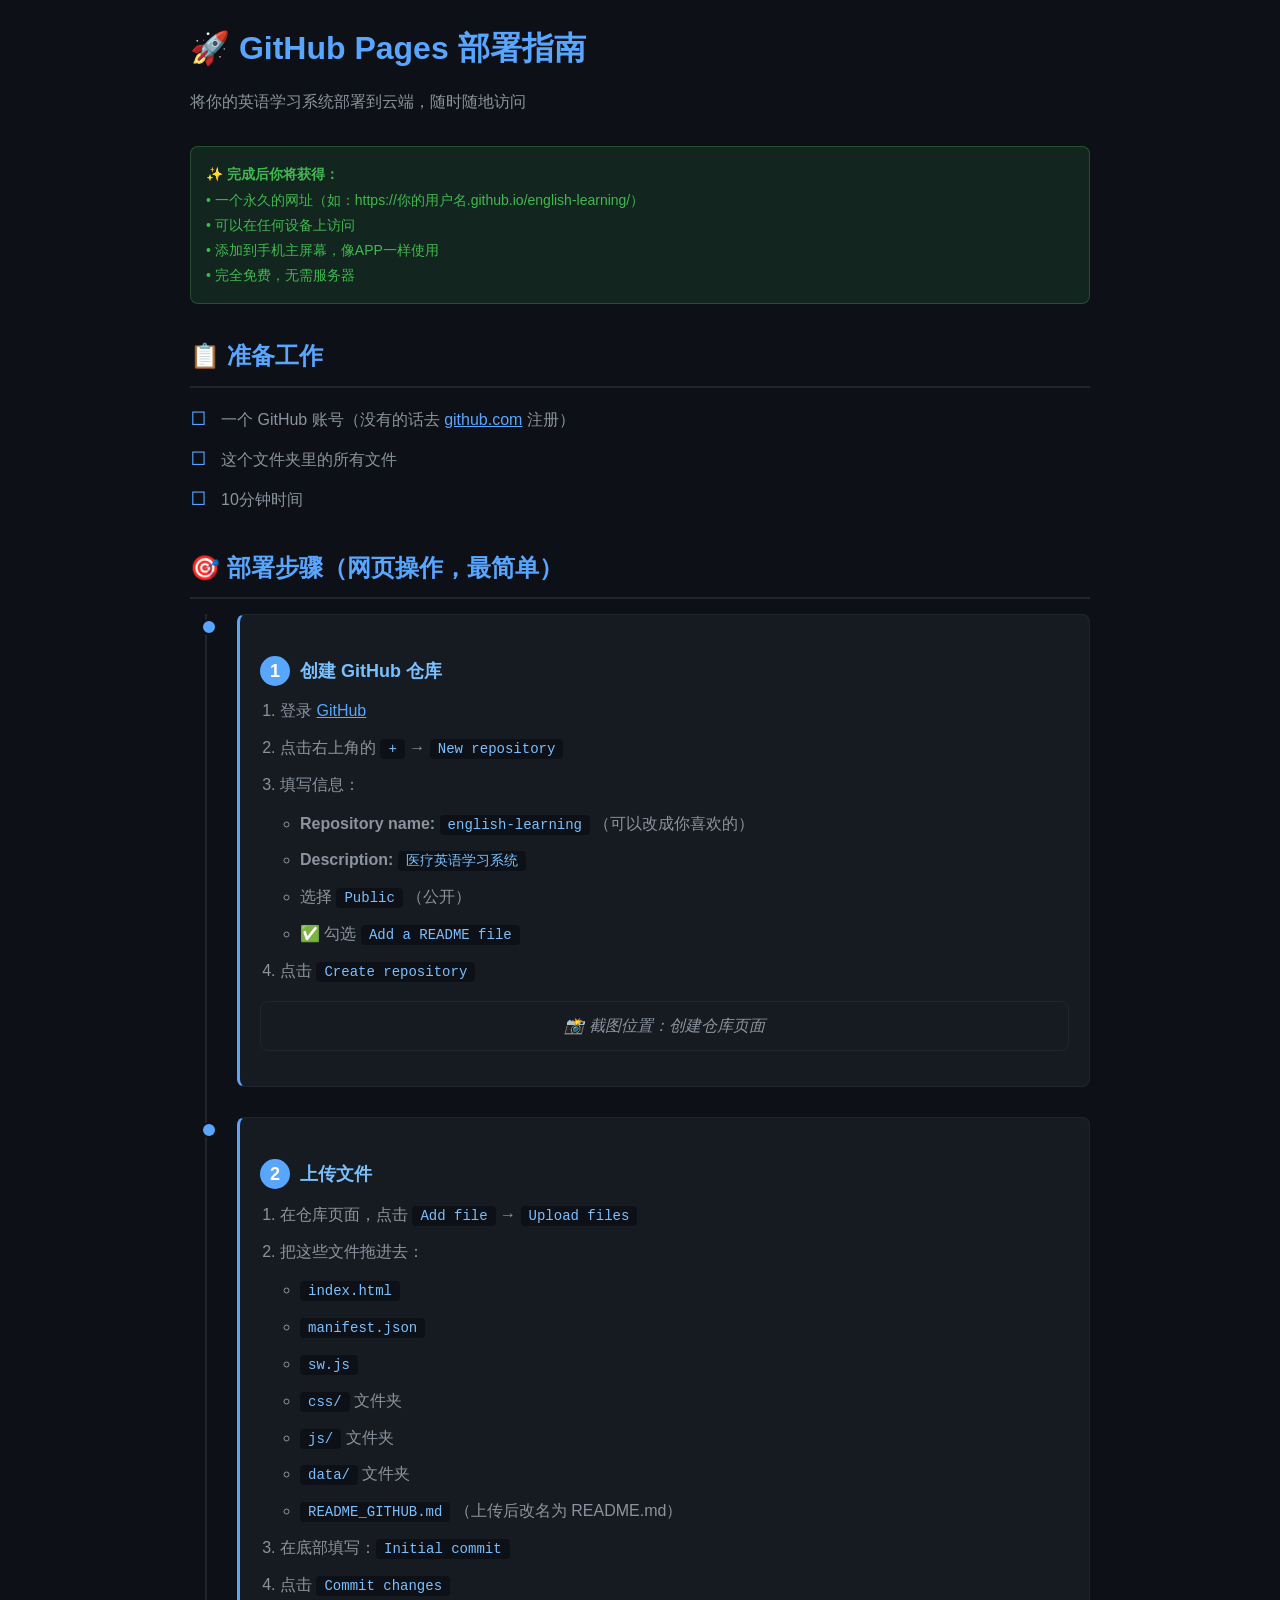
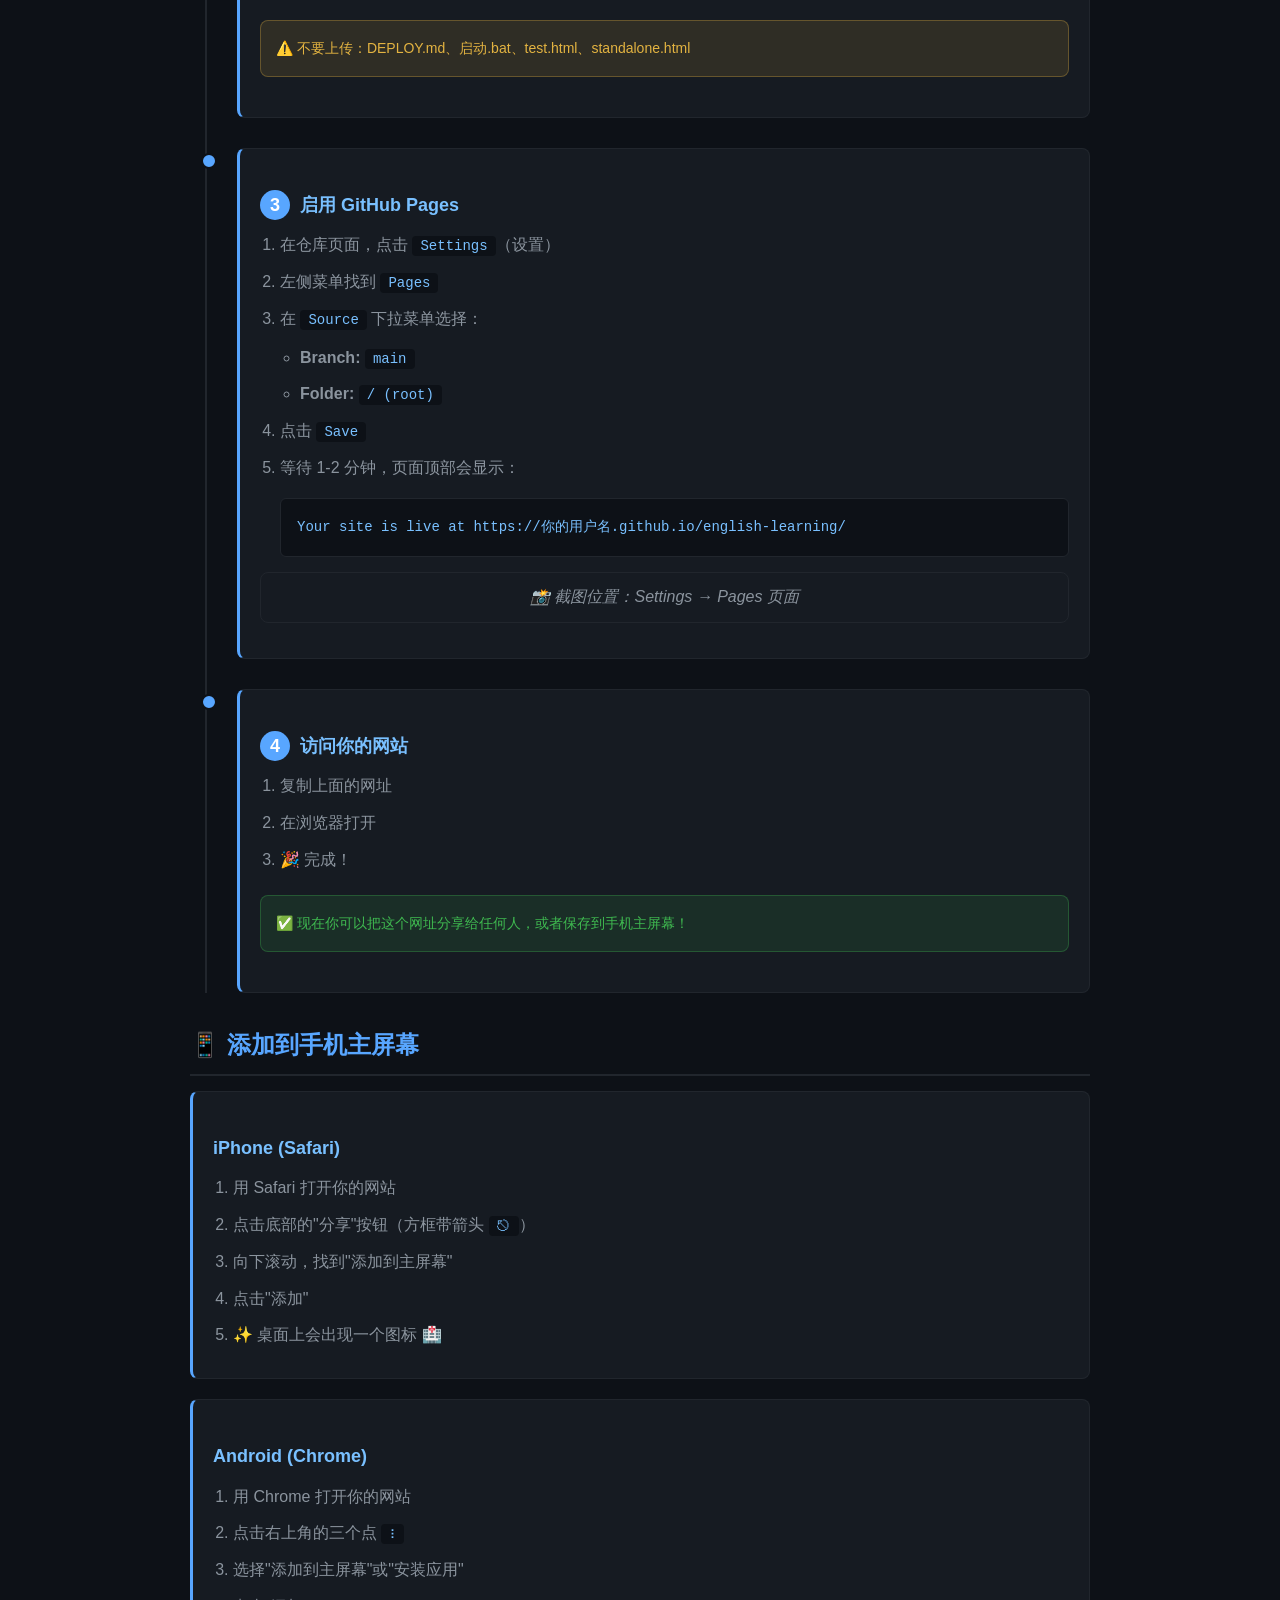
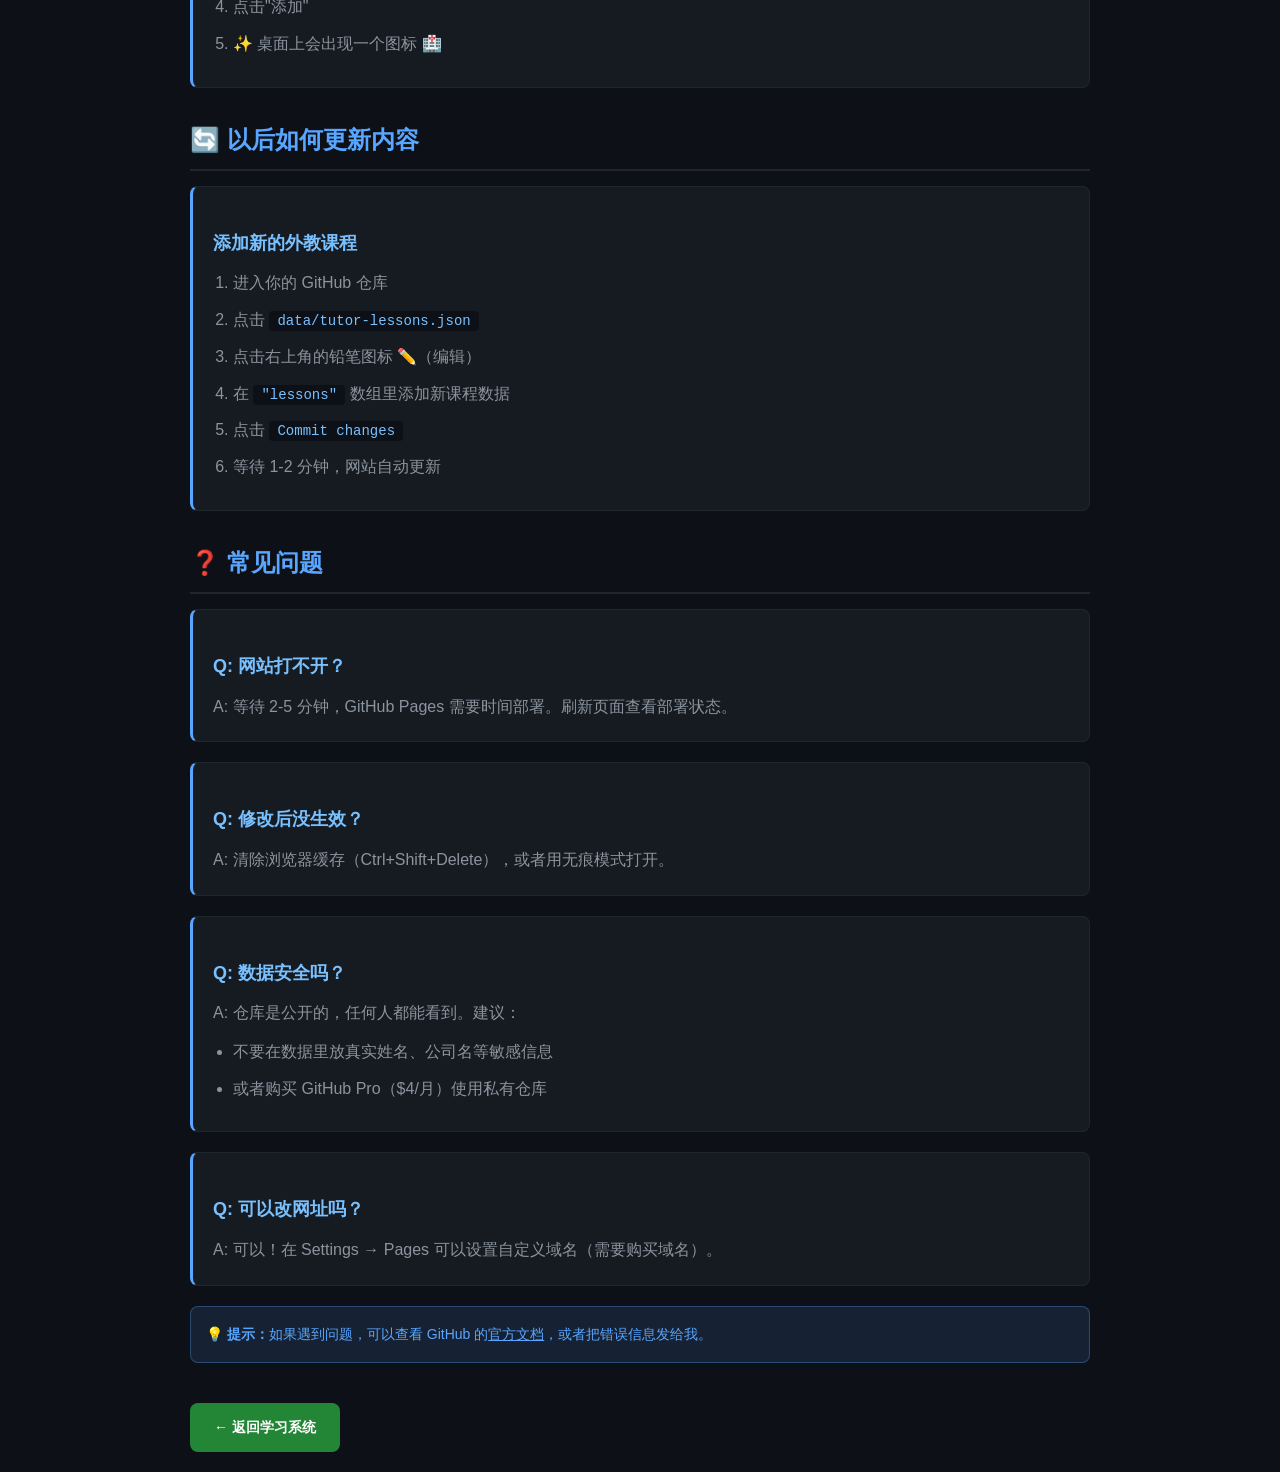
<file: deploy-guide.html>
<!DOCTYPE html>
<html lang="zh-CN">
<head>
  <meta charset="UTF-8">
  <meta name="viewport" content="width=device-width, initial-scale=1.0">
  <title>部署指南 - 医疗英语学习系统</title>
  <style>
    * {
      box-sizing: border-box;
      margin: 0;
      padding: 0;
    }

    body {
      font-family: -apple-system, BlinkMacSystemFont, 'Segoe UI', 'Noto Sans SC', sans-serif;
      background: #0d1117;
      color: #e6edf3;
      padding: 20px;
      line-height: 1.8;
    }

    .container {
      max-width: 900px;
      margin: 0 auto;
    }

    h1 {
      font-size: 32px;
      margin-bottom: 10px;
      color: #58a6ff;
    }

    h2 {
      font-size: 24px;
      margin: 30px 0 15px;
      color: #58a6ff;
      border-bottom: 2px solid #21262d;
      padding-bottom: 8px;
    }

    h3 {
      font-size: 18px;
      margin: 20px 0 10px;
      color: #79c0ff;
    }

    .subtitle {
      color: #8b949e;
      margin-bottom: 30px;
      font-size: 16px;
    }

    .step-card {
      background: #161b22;
      border: 1px solid #21262d;
      border-left: 3px solid #58a6ff;
      border-radius: 8px;
      padding: 20px;
      margin-bottom: 20px;
    }

    .step-number {
      display: inline-block;
      background: #58a6ff;
      color: white;
      width: 30px;
      height: 30px;
      border-radius: 50%;
      text-align: center;
      line-height: 30px;
      font-weight: bold;
      margin-right: 10px;
    }

    ol, ul {
      margin-left: 20px;
      margin-top: 10px;
    }

    li {
      margin-bottom: 8px;
      color: #8b949e;
    }

    code {
      background: #0d1117;
      padding: 2px 8px;
      border-radius: 4px;
      color: #79c0ff;
      font-size: 14px;
      font-family: 'Consolas', 'Monaco', monospace;
    }

    pre {
      background: #0d1117;
      border: 1px solid #21262d;
      border-radius: 6px;
      padding: 16px;
      overflow-x: auto;
      margin: 15px 0;
    }

    pre code {
      background: transparent;
      padding: 0;
    }

    .note {
      background: rgba(88,166,255,0.12);
      border: 1px solid rgba(88,166,255,0.3);
      border-radius: 8px;
      padding: 15px;
      margin: 20px 0;
      font-size: 14px;
      color: #58a6ff;
    }

    .warning {
      background: rgba(227,179,65,0.12);
      border: 1px solid rgba(227,179,65,0.3);
      color: #e3b341;
    }

    .success {
      background: rgba(63,185,80,0.12);
      border: 1px solid rgba(63,185,80,0.3);
      color: #3fb950;
    }

    .btn {
      display: inline-block;
      background: #238636;
      color: white;
      border: none;
      border-radius: 8px;
      padding: 12px 24px;
      font-size: 14px;
      font-weight: 600;
      cursor: pointer;
      text-decoration: none;
      margin-top: 20px;
      transition: 0.2s;
    }

    .btn:hover {
      background: #2ea043;
    }

    .screenshot {
      background: #161b22;
      border: 1px solid #21262d;
      border-radius: 8px;
      padding: 10px;
      margin: 15px 0;
      text-align: center;
      color: #8b949e;
      font-style: italic;
    }

    .checklist {
      list-style: none;
      margin-left: 0;
    }

    .checklist li:before {
      content: "☐ ";
      color: #58a6ff;
      font-size: 18px;
      margin-right: 8px;
    }

    .timeline {
      border-left: 2px solid #21262d;
      padding-left: 30px;
      margin-left: 15px;
    }

    .timeline-item {
      position: relative;
      margin-bottom: 30px;
    }

    .timeline-item:before {
      content: "";
      position: absolute;
      left: -36px;
      top: 5px;
      width: 12px;
      height: 12px;
      border-radius: 50%;
      background: #58a6ff;
      border: 2px solid #0d1117;
    }
  </style>
</head>
<body>
  <div class="container">
    <h1>🚀 GitHub Pages 部署指南</h1>
    <p class="subtitle">将你的英语学习系统部署到云端，随时随地访问</p>

    <div class="note success">
      <strong>✨ 完成后你将获得：</strong><br>
      • 一个永久的网址（如：https://你的用户名.github.io/english-learning/）<br>
      • 可以在任何设备上访问<br>
      • 添加到手机主屏幕，像APP一样使用<br>
      • 完全免费，无需服务器
    </div>

    <h2>📋 准备工作</h2>
    <ul class="checklist">
      <li>一个 GitHub 账号（没有的话去 <a href="https://github.com" style="color: #58a6ff;">github.com</a> 注册）</li>
      <li>这个文件夹里的所有文件</li>
      <li>10分钟时间</li>
    </ul>

    <h2>🎯 部署步骤（网页操作，最简单）</h2>

    <div class="timeline">
      <div class="timeline-item">
        <div class="step-card">
          <h3><span class="step-number">1</span>创建 GitHub 仓库</h3>
          <ol>
            <li>登录 <a href="https://github.com" style="color: #58a6ff;">GitHub</a></li>
            <li>点击右上角的 <code>+</code> → <code>New repository</code></li>
            <li>填写信息：
              <ul>
                <li><strong>Repository name:</strong> <code>english-learning</code> （可以改成你喜欢的）</li>
                <li><strong>Description:</strong> <code>医疗英语学习系统</code></li>
                <li>选择 <code>Public</code> （公开）</li>
                <li>✅ 勾选 <code>Add a README file</code></li>
              </ul>
            </li>
            <li>点击 <code>Create repository</code></li>
          </ol>
          <div class="screenshot">📸 截图位置：创建仓库页面</div>
        </div>
      </div>

      <div class="timeline-item">
        <div class="step-card">
          <h3><span class="step-number">2</span>上传文件</h3>
          <ol>
            <li>在仓库页面，点击 <code>Add file</code> → <code>Upload files</code></li>
            <li>把这些文件拖进去：
              <ul>
                <li><code>index.html</code></li>
                <li><code>manifest.json</code></li>
                <li><code>sw.js</code></li>
                <li><code>css/</code> 文件夹</li>
                <li><code>js/</code> 文件夹</li>
                <li><code>data/</code> 文件夹</li>
                <li><code>README_GITHUB.md</code> （上传后改名为 README.md）</li>
              </ul>
            </li>
            <li>在底部填写：<code>Initial commit</code></li>
            <li>点击 <code>Commit changes</code></li>
          </ol>
          <div class="note warning">
            ⚠️ 不要上传：DEPLOY.md、启动.bat、test.html、standalone.html
          </div>
        </div>
      </div>

      <div class="timeline-item">
        <div class="step-card">
          <h3><span class="step-number">3</span>启用 GitHub Pages</h3>
          <ol>
            <li>在仓库页面，点击 <code>Settings</code>（设置）</li>
            <li>左侧菜单找到 <code>Pages</code></li>
            <li>在 <code>Source</code> 下拉菜单选择：
              <ul>
                <li><strong>Branch:</strong> <code>main</code></li>
                <li><strong>Folder:</strong> <code>/ (root)</code></li>
              </ul>
            </li>
            <li>点击 <code>Save</code></li>
            <li>等待 1-2 分钟，页面顶部会显示：
              <pre><code>Your site is live at https://你的用户名.github.io/english-learning/</code></pre>
            </li>
          </ol>
          <div class="screenshot">📸 截图位置：Settings → Pages 页面</div>
        </div>
      </div>

      <div class="timeline-item">
        <div class="step-card">
          <h3><span class="step-number">4</span>访问你的网站</h3>
          <ol>
            <li>复制上面的网址</li>
            <li>在浏览器打开</li>
            <li>🎉 完成！</li>
          </ol>
          <div class="note success">
            ✅ 现在你可以把这个网址分享给任何人，或者保存到手机主屏幕！
          </div>
        </div>
      </div>
    </div>

    <h2>📱 添加到手机主屏幕</h2>

    <div class="step-card">
      <h3>iPhone (Safari)</h3>
      <ol>
        <li>用 Safari 打开你的网站</li>
        <li>点击底部的"分享"按钮（方框带箭头 <code>⎋</code>）</li>
        <li>向下滚动，找到"添加到主屏幕"</li>
        <li>点击"添加"</li>
        <li>✨ 桌面上会出现一个图标 🏥</li>
      </ol>
    </div>

    <div class="step-card">
      <h3>Android (Chrome)</h3>
      <ol>
        <li>用 Chrome 打开你的网站</li>
        <li>点击右上角的三个点 <code>⋮</code></li>
        <li>选择"添加到主屏幕"或"安装应用"</li>
        <li>点击"添加"</li>
        <li>✨ 桌面上会出现一个图标 🏥</li>
      </ol>
    </div>

    <h2>🔄 以后如何更新内容</h2>

    <div class="step-card">
      <h3>添加新的外教课程</h3>
      <ol>
        <li>进入你的 GitHub 仓库</li>
        <li>点击 <code>data/tutor-lessons.json</code></li>
        <li>点击右上角的铅笔图标 ✏️（编辑）</li>
        <li>在 <code>"lessons"</code> 数组里添加新课程数据</li>
        <li>点击 <code>Commit changes</code></li>
        <li>等待 1-2 分钟，网站自动更新</li>
      </ol>
    </div>

    <h2>❓ 常见问题</h2>

    <div class="step-card">
      <h3>Q: 网站打不开？</h3>
      <p style="color: #8b949e;">A: 等待 2-5 分钟，GitHub Pages 需要时间部署。刷新页面查看部署状态。</p>
    </div>

    <div class="step-card">
      <h3>Q: 修改后没生效？</h3>
      <p style="color: #8b949e;">A: 清除浏览器缓存（Ctrl+Shift+Delete），或者用无痕模式打开。</p>
    </div>

    <div class="step-card">
      <h3>Q: 数据安全吗？</h3>
      <p style="color: #8b949e;">A: 仓库是公开的，任何人都能看到。建议：</p>
      <ul style="color: #8b949e;">
        <li>不要在数据里放真实姓名、公司名等敏感信息</li>
        <li>或者购买 GitHub Pro（$4/月）使用私有仓库</li>
      </ul>
    </div>

    <div class="step-card">
      <h3>Q: 可以改网址吗？</h3>
      <p style="color: #8b949e;">A: 可以！在 Settings → Pages 可以设置自定义域名（需要购买域名）。</p>
    </div>

    <div class="note">
      💡 <strong>提示：</strong>如果遇到问题，可以查看 GitHub 的<a href="https://docs.github.com/pages" style="color: #58a6ff;">官方文档</a>，或者把错误信息发给我。
    </div>

    <a href="index.html" class="btn">← 返回学习系统</a>
  </div>
</body>
</html>
</file>
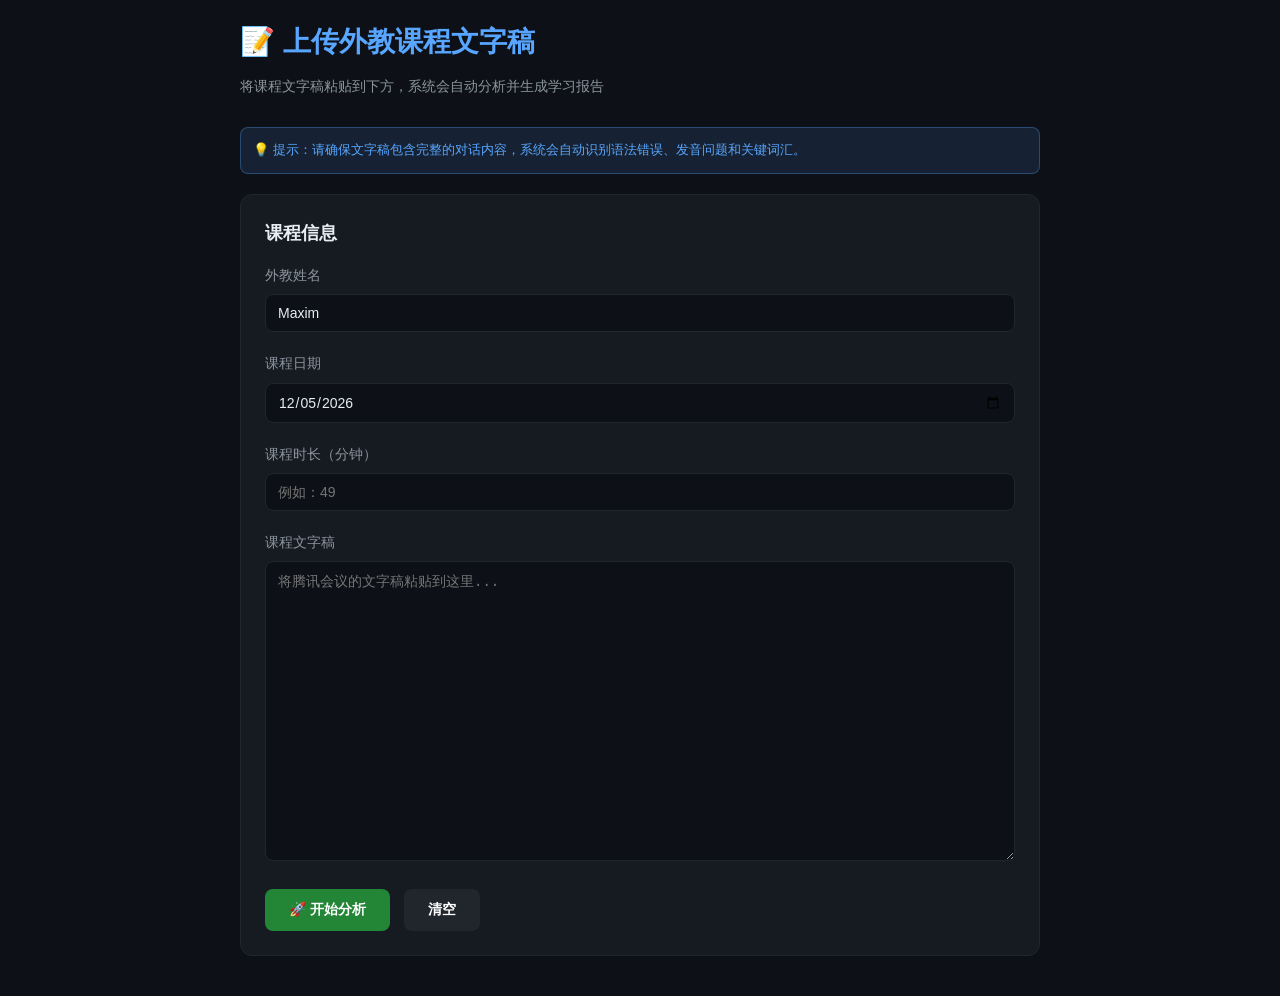
<file: upload.html>
<!DOCTYPE html>
<html lang="zh-CN">
<head>
  <meta charset="UTF-8">
  <meta name="viewport" content="width=device-width, initial-scale=1.0">
  <title>上传外教课程文字稿</title>
  <style>
    * {
      box-sizing: border-box;
      margin: 0;
      padding: 0;
    }

    body {
      font-family: -apple-system, BlinkMacSystemFont, 'Segoe UI', 'Noto Sans SC', sans-serif;
      background: #0d1117;
      color: #e6edf3;
      padding: 20px;
      line-height: 1.6;
    }

    .container {
      max-width: 800px;
      margin: 0 auto;
    }

    h1 {
      font-size: 28px;
      margin-bottom: 10px;
      color: #58a6ff;
    }

    .subtitle {
      color: #8b949e;
      margin-bottom: 30px;
      font-size: 14px;
    }

    .upload-section {
      background: #161b22;
      border: 1px solid #21262d;
      border-radius: 12px;
      padding: 24px;
      margin-bottom: 20px;
    }

    .upload-section h2 {
      font-size: 18px;
      margin-bottom: 16px;
      color: #e6edf3;
    }

    .form-group {
      margin-bottom: 20px;
    }

    label {
      display: block;
      margin-bottom: 8px;
      font-size: 14px;
      color: #8b949e;
    }

    input[type="text"],
    input[type="date"],
    textarea {
      width: 100%;
      background: #0d1117;
      border: 1px solid #21262d;
      border-radius: 8px;
      padding: 10px 12px;
      color: #e6edf3;
      font-size: 14px;
      font-family: inherit;
    }

    input:focus,
    textarea:focus {
      outline: none;
      border-color: #58a6ff;
    }

    textarea {
      min-height: 300px;
      resize: vertical;
      font-family: 'Consolas', 'Monaco', monospace;
      line-height: 1.5;
    }

    .btn {
      background: #238636;
      color: white;
      border: none;
      border-radius: 8px;
      padding: 12px 24px;
      font-size: 14px;
      font-weight: 600;
      cursor: pointer;
      transition: 0.2s;
    }

    .btn:hover {
      background: #2ea043;
    }

    .btn:active {
      transform: scale(0.98);
    }

    .btn-secondary {
      background: #21262d;
      margin-left: 10px;
    }

    .btn-secondary:hover {
      background: #30363d;
    }

    .result {
      background: #161b22;
      border: 1px solid #21262d;
      border-radius: 12px;
      padding: 24px;
      margin-top: 20px;
      display: none;
    }

    .result.show {
      display: block;
    }

    .result h3 {
      color: #3fb950;
      margin-bottom: 16px;
    }

    .result p {
      color: #8b949e;
      font-size: 14px;
      margin-bottom: 12px;
    }

    .result code {
      background: #0d1117;
      padding: 2px 6px;
      border-radius: 4px;
      color: #79c0ff;
      font-size: 13px;
    }

    .loading {
      display: none;
      text-align: center;
      padding: 20px;
      color: #8b949e;
    }

    .loading.show {
      display: block;
    }

    .spinner {
      width: 40px;
      height: 40px;
      border: 3px solid #21262d;
      border-top-color: #58a6ff;
      border-radius: 50%;
      animation: spin 0.8s linear infinite;
      margin: 0 auto 12px;
    }

    @keyframes spin {
      to { transform: rotate(360deg); }
    }

    .note {
      background: rgba(88,166,255,0.12);
      border: 1px solid rgba(88,166,255,0.3);
      border-radius: 8px;
      padding: 12px;
      margin-bottom: 20px;
      font-size: 13px;
      color: #58a6ff;
    }

    .error {
      background: rgba(248,81,73,0.12);
      border: 1px solid rgba(248,81,73,0.3);
      color: #f85149;
    }
  </style>
</head>
<body>
  <div class="container">
    <h1>📝 上传外教课程文字稿</h1>
    <p class="subtitle">将课程文字稿粘贴到下方，系统会自动分析并生成学习报告</p>

    <div class="note">
      💡 提示：请确保文字稿包含完整的对话内容，系统会自动识别语法错误、发音问题和关键词汇。
    </div>

    <div class="upload-section">
      <h2>课程信息</h2>

      <div class="form-group">
        <label for="tutor-name">外教姓名</label>
        <input type="text" id="tutor-name" placeholder="例如：Maxim" value="Maxim">
      </div>

      <div class="form-group">
        <label for="lesson-date">课程日期</label>
        <input type="date" id="lesson-date">
      </div>

      <div class="form-group">
        <label for="duration">课程时长（分钟）</label>
        <input type="text" id="duration" placeholder="例如：49">
      </div>

      <div class="form-group">
        <label for="transcript">课程文字稿</label>
        <textarea id="transcript" placeholder="将腾讯会议的文字稿粘贴到这里..."></textarea>
      </div>

      <button class="btn" onclick="processTranscript()">🚀 开始分析</button>
      <button class="btn btn-secondary" onclick="clearForm()">清空</button>
    </div>

    <div class="loading" id="loading">
      <div class="spinner"></div>
      <p>正在分析课程内容，请稍候...</p>
    </div>

    <div class="result" id="result">
      <h3>✅ 分析完成！</h3>
      <p>课程分析报告已生成。请将以下JSON数据添加到 <code>data/tutor-lessons.json</code> 文件的 <code>lessons</code> 数组中。</p>
      <p>然后刷新主页面即可查看新的课程记录。</p>
    </div>

    <div class="result error" id="error" style="display:none;">
      <h3>❌ 分析失败</h3>
      <p id="error-message"></p>
    </div>
  </div>

  <script>
    // 设置默认日期为今天
    document.getElementById('lesson-date').valueAsDate = new Date();

    function clearForm() {
      document.getElementById('transcript').value = '';
      document.getElementById('result').classList.remove('show');
      document.getElementById('error').style.display = 'none';
    }

    function processTranscript() {
      const tutorName = document.getElementById('tutor-name').value.trim();
      const lessonDate = document.getElementById('lesson-date').value;
      const duration = document.getElementById('duration').value.trim();
      const transcript = document.getElementById('transcript').value.trim();

      // 验证输入
      if (!tutorName || !lessonDate || !duration || !transcript) {
        showError('请填写所有必填字段');
        return;
      }

      // 显示加载状态
      document.getElementById('loading').classList.add('show');
      document.getElementById('result').classList.remove('show');
      document.getElementById('error').style.display = 'none';

      // 模拟处理（实际应该调用AI API）
      setTimeout(() => {
        document.getElementById('loading').classList.remove('show');
        showError('此功能需要连接AI服务进行分析。\n\n请将文字稿发送给Claude Code，让它帮你生成分析报告。\n\n生成的JSON数据会自动添加到 data/tutor-lessons.json 文件中。');
      }, 1500);
    }

    function showError(message) {
      const errorDiv = document.getElementById('error');
      const errorMessage = document.getElementById('error-message');
      errorMessage.textContent = message;
      errorDiv.style.display = 'block';
    }
  </script>
</body>
</html>
</file>
